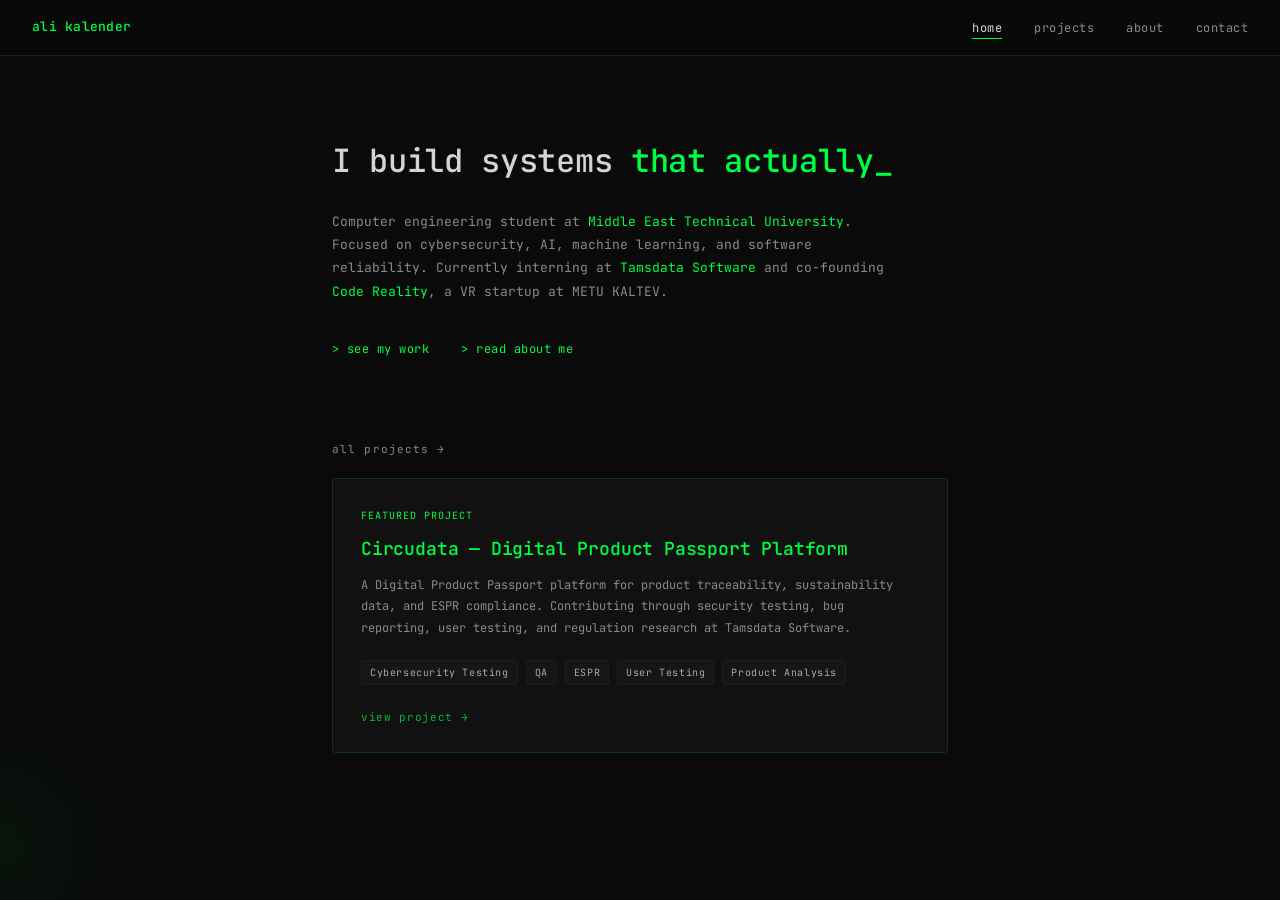
<file: index.html>
<!DOCTYPE html>
<html lang="en">
<head>
  <meta charset="UTF-8" />
  <meta name="viewport" content="width=device-width, initial-scale=1.0" />
  <title>Ali Kalender — Cybersecurity & AI Engineer</title>
  <meta name="description" content="METU computer engineering student focused on cybersecurity, AI, and immersive technologies." />
  <meta property="og:title" content="Ali Kalender — Cybersecurity & AI Engineer" />
  <meta property="og:description" content="METU computer engineering student focused on cybersecurity, AI, and immersive technologies." />
  <link rel="preconnect" href="https://fonts.googleapis.com" />
  <link rel="preconnect" href="https://fonts.gstatic.com" crossorigin />
  <link href="https://fonts.googleapis.com/css2?family=JetBrains+Mono:wght@300;400;500;600&display=swap" rel="stylesheet" />
  <link rel="stylesheet" href="styles.css" />
  <link rel="icon" type="image/png" sizes="512x512" href="favicon.png" />
  <link rel="icon" type="image/x-icon" href="favicon.ico" />
  <link rel="apple-touch-icon" sizes="180x180" href="apple-touch-icon.png" />
</head>
<body>
  <!-- NAV -->
  <nav class="nav" id="main-nav">
    <a href="index.html" class="nav-logo">ali kalender</a>
    <ul class="nav-links">
      <li><a href="index.html" class="nav-link active" id="nav-home">home</a></li>
      <li><a href="projects.html" class="nav-link" id="nav-projects">projects</a></li>
      <li><a href="about.html" class="nav-link" id="nav-about">about</a></li>
      <li><a href="contact.html" class="nav-link" id="nav-contact">contact</a></li>
    </ul>
    <button class="nav-toggle" id="nav-toggle" aria-label="Toggle navigation">
      <span></span><span></span><span></span>
    </button>
  </nav>

  <!-- HERO -->
  <main class="main">
    <section class="hero" id="hero">
      <h1 class="hero-title">
        I build systems<span class="accent typewriter" id="typewriter"></span>
      </h1>
      <p class="hero-sub">
        Computer engineering student at <span class="accent">Middle East Technical University</span>.
        Focused on cybersecurity, AI, machine learning, and software reliability.
        Currently interning at <span class="accent">Tamsdata Software</span> and
        co-founding <span class="accent">Code Reality</span>, a VR startup at METU KALTEV.
      </p>
      <div class="hero-cta">
        <a href="projects.html" class="cta-link" id="cta-work">&gt; see my work</a>
        <a href="about.html" class="cta-link" id="cta-about">&gt; read about me</a>
      </div>
    </section>

    <!-- FEATURED PROJECT -->
    <section class="featured" id="featured-section">
      <h2 class="section-label">all projects →</h2>
      <a href="projects.html" class="project-card featured-card" id="featured-project">
        <div class="card-tag launching">featured project</div>
        <div class="card-name accent">Circudata — Digital Product Passport Platform</div>
        <p class="card-desc">
          A Digital Product Passport platform for product traceability, sustainability
          data, and ESPR compliance. Contributing through security testing, bug reporting,
          user testing, and regulation research at Tamsdata Software.
        </p>
        <div class="card-tags">
          <span class="tag">Cybersecurity Testing</span>
          <span class="tag">QA</span>
          <span class="tag">ESPR</span>
          <span class="tag">User Testing</span>
          <span class="tag">Product Analysis</span>
        </div>
        <span class="card-cta">view project →</span>
      </a>
    </section>
  </main>

  <script src="app.js"></script>
</body>
</html>
</file>
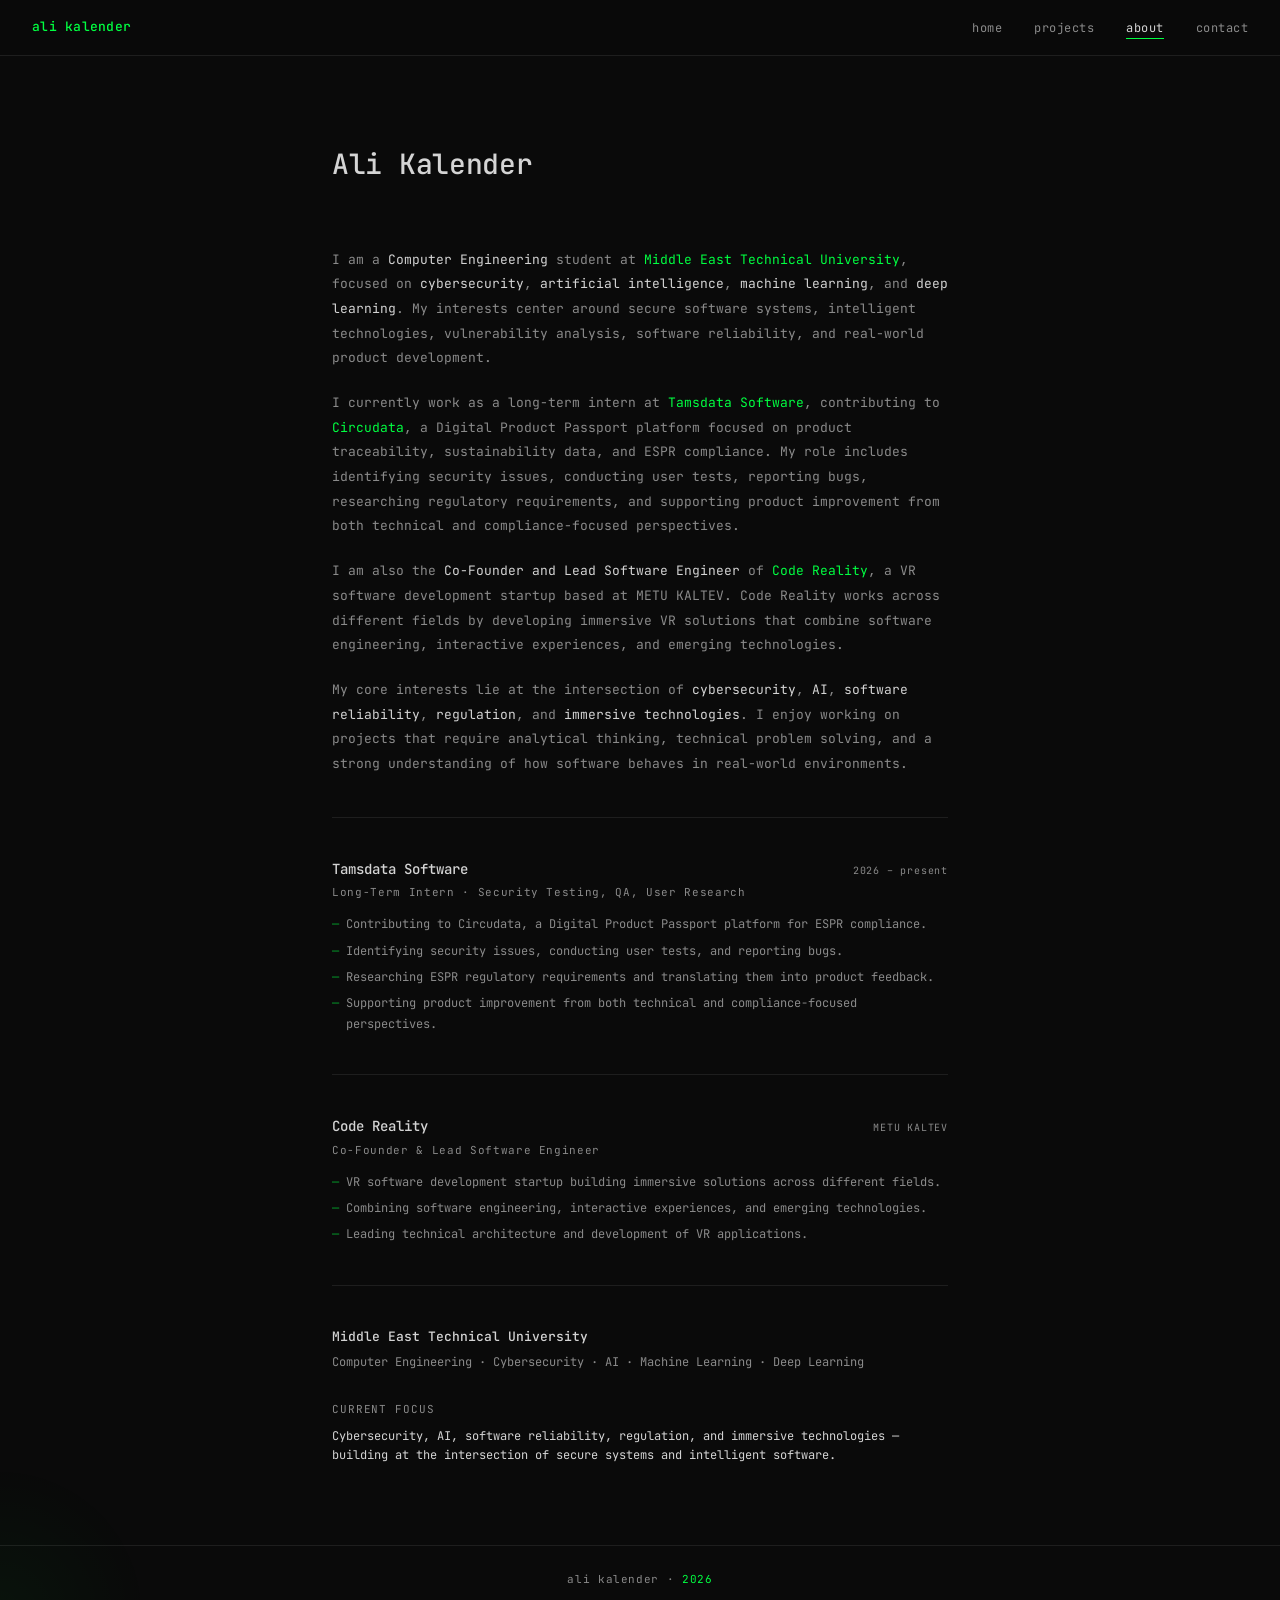
<file: about.html>
<!DOCTYPE html>
<html lang="en">

<head>
  <meta charset="UTF-8" />
  <meta name="viewport" content="width=device-width, initial-scale=1.0" />
  <title>About — Ali Kalender</title>
  <meta name="description"
    content="About Ali Kalender — METU computer engineering student focused on cybersecurity, AI, machine learning, and immersive technologies." />
  <link rel="preconnect" href="https://fonts.googleapis.com" />
  <link rel="preconnect" href="https://fonts.gstatic.com" crossorigin />
  <link href="https://fonts.googleapis.com/css2?family=JetBrains+Mono:wght@300;400;500;600&display=swap"
    rel="stylesheet" />
  <link rel="stylesheet" href="styles.css" />
  <link rel="icon" type="image/png" sizes="512x512" href="favicon.png" />
  <link rel="icon" type="image/x-icon" href="favicon.ico" />
  <link rel="apple-touch-icon" sizes="180x180" href="apple-touch-icon.png" />
</head>

<body>

  <nav class="nav" id="main-nav">
    <a href="index.html" class="nav-logo">ali kalender</a>
    <ul class="nav-links">
      <li><a href="index.html" class="nav-link" id="nav-home">home</a></li>
      <li><a href="projects.html" class="nav-link" id="nav-projects">projects</a></li>
      <li><a href="about.html" class="nav-link" id="nav-about">about</a></li>
      <li><a href="contact.html" class="nav-link" id="nav-contact">contact</a></li>
    </ul>
    <button class="nav-toggle" id="nav-toggle" aria-label="Toggle navigation">
      <span></span><span></span><span></span>
    </button>
  </nav>

  <main class="main">
    <div class="page-header fade-in">
      <h1 class="page-title">Ali Kalender</h1>
    </div>

    <div class="about-body fade-in">
      <p>
        I am a <span class="highlight">Computer Engineering</span> student at
        <span class="accent">Middle East Technical University</span>, focused on
        <span class="highlight">cybersecurity</span>,
        <span class="highlight">artificial intelligence</span>,
        <span class="highlight">machine learning</span>, and
        <span class="highlight">deep learning</span>. My interests center around
        secure software systems, intelligent technologies, vulnerability analysis,
        software reliability, and real-world product development.
      </p>
      <p>
        I currently work as a long-term intern at <span class="accent">Tamsdata Software</span>,
        contributing to <span class="accent">Circudata</span>, a Digital Product Passport
        platform focused on product traceability, sustainability data, and ESPR compliance.
        My role includes identifying security issues, conducting user tests, reporting bugs,
        researching regulatory requirements, and supporting product improvement from both
        technical and compliance-focused perspectives.
      </p>
      <p>
        I am also the <span class="highlight">Co-Founder and Lead Software Engineer</span>
        of <span class="accent">Code Reality</span>, a VR software development startup based
        at METU KALTEV. Code Reality works across different fields by developing immersive VR
        solutions that combine software engineering, interactive experiences, and emerging
        technologies.
      </p>
      <p>
        My core interests lie at the intersection of
        <span class="highlight">cybersecurity</span>,
        <span class="highlight">AI</span>,
        <span class="highlight">software reliability</span>,
        <span class="highlight">regulation</span>, and
        <span class="highlight">immersive technologies</span>. I enjoy working on projects
        that require analytical thinking, technical problem solving, and a strong understanding
        of how software behaves in real-world environments.
      </p>
    </div>

    <div class="divider"></div>

    <!-- Tamsdata Internship -->
    <div class="experience-block fade-in" id="exp-tamsdata">
      <div class="exp-meta">
        <div>
          <div class="exp-company accent">Tamsdata Software</div>
          <div class="exp-role">Long-Term Intern · Security Testing, QA, User Research</div>
        </div>
        <div class="exp-date">2026 – present</div>
      </div>
      <ul class="exp-list">
        <li>Contributing to Circudata, a Digital Product Passport platform for ESPR compliance.</li>
        <li>Identifying security issues, conducting user tests, and reporting bugs.</li>
        <li>Researching ESPR regulatory requirements and translating them into product feedback.</li>
        <li>Supporting product improvement from both technical and compliance-focused perspectives.</li>
      </ul>
    </div>

    <div class="divider"></div>

    <!-- Code Reality -->
    <div class="experience-block fade-in" id="exp-codereality">
      <div class="exp-meta">
        <div>
          <div class="exp-company accent">Code Reality</div>
          <div class="exp-role">Co-Founder & Lead Software Engineer</div>
        </div>
        <div class="exp-date">METU KALTEV</div>
      </div>
      <ul class="exp-list">
        <li>VR software development startup building immersive solutions across different fields.</li>
        <li>Combining software engineering, interactive experiences, and emerging technologies.</li>
        <li>Leading technical architecture and development of VR applications.</li>
      </ul>
    </div>

    <div class="divider"></div>

    <div class="education-item fade-in" id="education">
      <div class="edu-school">Middle East Technical University</div>
      <div class="edu-degree">Computer Engineering · Cybersecurity · AI · Machine Learning · Deep Learning</div>
    </div>

    <div class="thesis-label">Current focus</div>
    <div class="thesis-title fade-in">
      Cybersecurity, AI, software reliability, regulation, and immersive technologies —
      building at the intersection of secure systems and intelligent software.
    </div>
  </main>

  <footer class="footer">
    <span>ali kalender · <span class="accent">2026</span></span>
  </footer>

  <script src="app.js"></script>
</body>

</html>
</file>
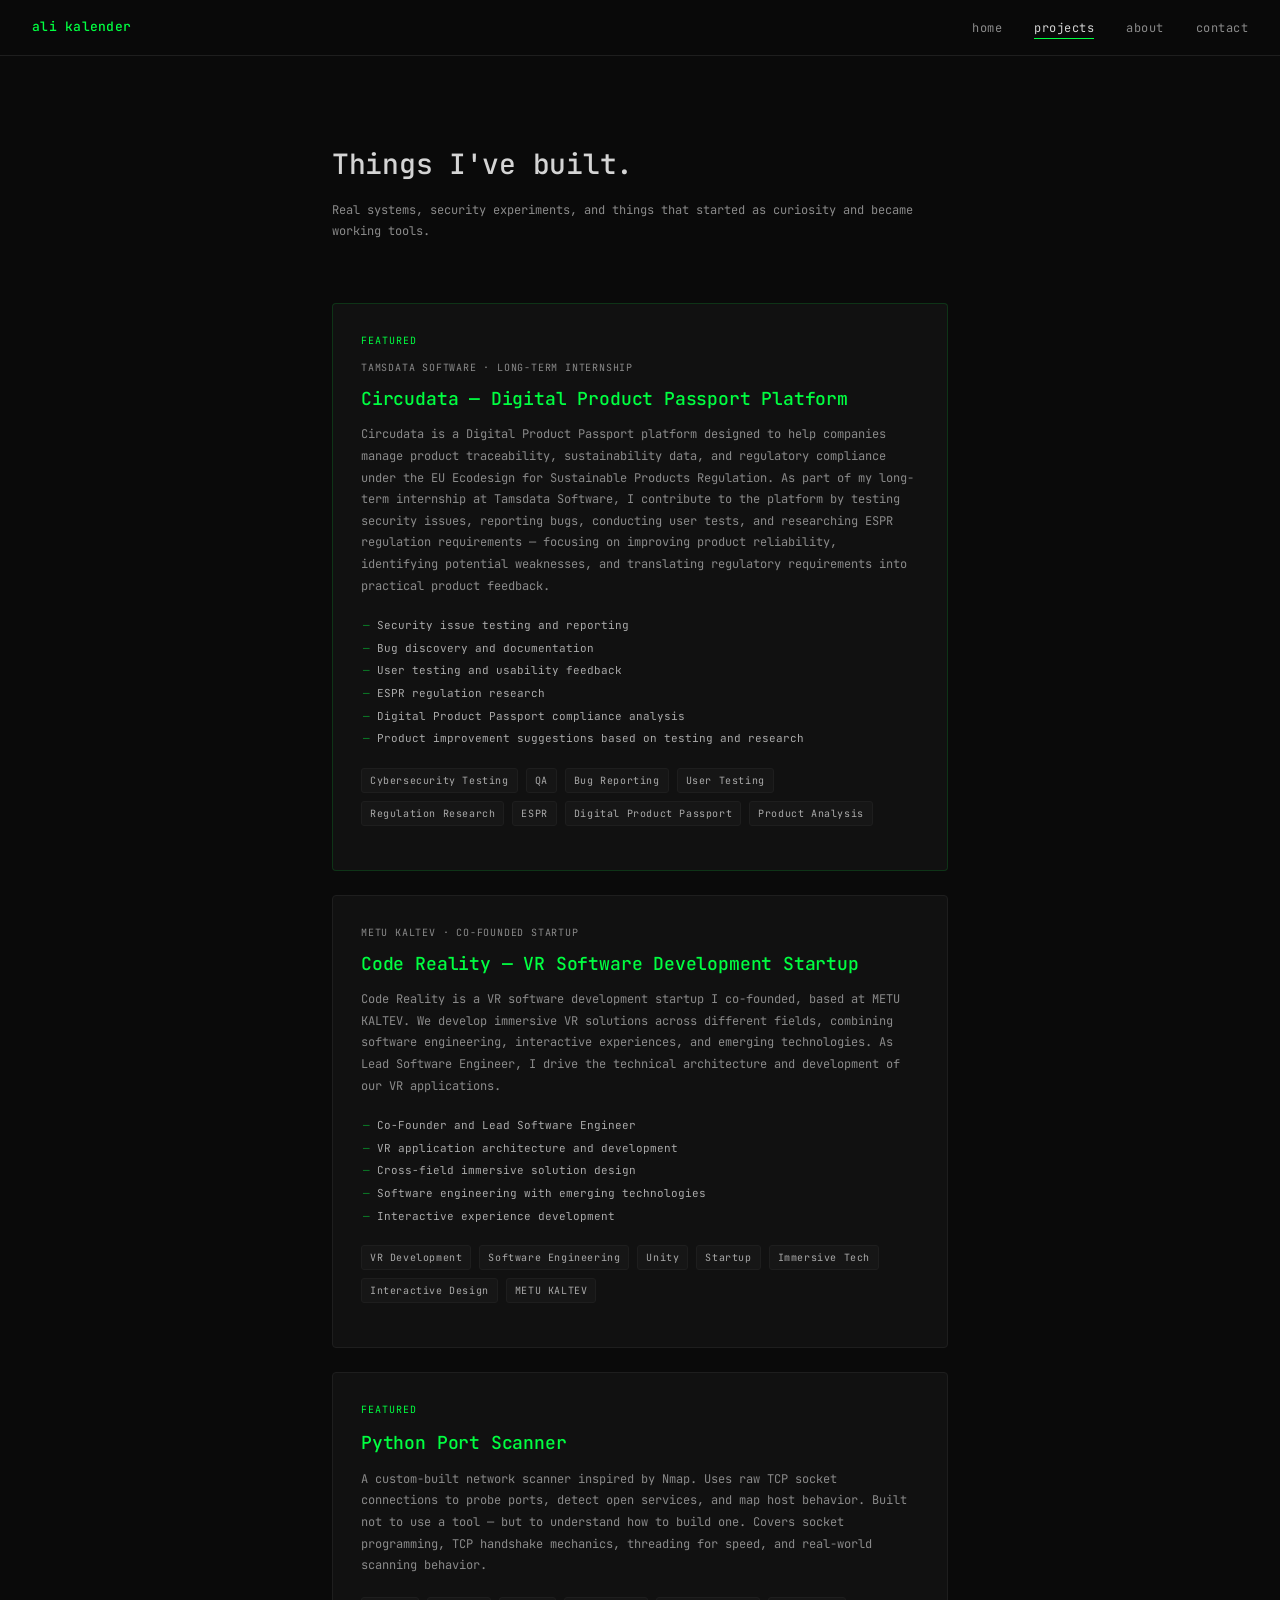
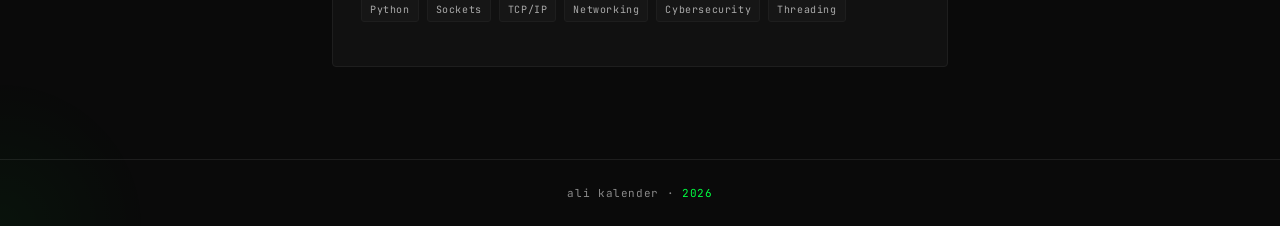
<file: projects.html>
<!DOCTYPE html>
<html lang="en">
<head>
  <meta charset="UTF-8" />
  <meta name="viewport" content="width=device-width, initial-scale=1.0" />
  <title>Projects — Ali Kalender</title>
  <meta name="description" content="Projects by Ali Kalender — systems, cybersecurity, networking, and low-level programming." />
  <link rel="preconnect" href="https://fonts.googleapis.com" />
  <link rel="preconnect" href="https://fonts.gstatic.com" crossorigin />
  <link href="https://fonts.googleapis.com/css2?family=JetBrains+Mono:wght@300;400;500;600&display=swap" rel="stylesheet" />
  <link rel="stylesheet" href="styles.css" />
  <link rel="icon" type="image/png" sizes="512x512" href="favicon.png" />
  <link rel="icon" type="image/x-icon" href="favicon.ico" />
  <link rel="apple-touch-icon" sizes="180x180" href="apple-touch-icon.png" />
</head>
<body>

  <nav class="nav" id="main-nav">
    <a href="index.html" class="nav-logo">ali kalender</a>
    <ul class="nav-links">
      <li><a href="index.html"    class="nav-link" id="nav-home">home</a></li>
      <li><a href="projects.html" class="nav-link" id="nav-projects">projects</a></li>
      <li><a href="about.html"    class="nav-link" id="nav-about">about</a></li>
      <li><a href="contact.html"  class="nav-link" id="nav-contact">contact</a></li>
    </ul>
    <button class="nav-toggle" id="nav-toggle" aria-label="Toggle navigation">
      <span></span><span></span><span></span>
    </button>
  </nav>

  <main class="main">
    <div class="page-header fade-in">
      <h1 class="page-title">Things I've built.</h1>
      <p class="page-sub">
        Real systems, security experiments, and things that started as curiosity
        and became working tools.
      </p>
    </div>

    <div class="projects-grid">

      <!-- Circudata — Digital Product Passport Platform -->
      <div class="project-card featured-card fade-in" id="project-circudata">
        <div class="card-tag launching">featured</div>
        <div class="project-meta">Tamsdata Software · Long-Term Internship</div>
        <div class="card-name accent">Circudata — Digital Product Passport Platform</div>
        <p class="card-desc">
          Circudata is a Digital Product Passport platform designed to help companies
          manage product traceability, sustainability data, and regulatory compliance
          under the EU Ecodesign for Sustainable Products Regulation. As part of my
          long-term internship at Tamsdata Software, I contribute to the platform by
          testing security issues, reporting bugs, conducting user tests, and researching
          ESPR regulation requirements — focusing on improving product reliability,
          identifying potential weaknesses, and translating regulatory requirements
          into practical product feedback.
        </p>
        <ul class="card-contributions">
          <li>Security issue testing and reporting</li>
          <li>Bug discovery and documentation</li>
          <li>User testing and usability feedback</li>
          <li>ESPR regulation research</li>
          <li>Digital Product Passport compliance analysis</li>
          <li>Product improvement suggestions based on testing and research</li>
        </ul>
        <div class="card-tags">
          <span class="tag">Cybersecurity Testing</span>
          <span class="tag">QA</span>
          <span class="tag">Bug Reporting</span>
          <span class="tag">User Testing</span>
          <span class="tag">Regulation Research</span>
          <span class="tag">ESPR</span>
          <span class="tag">Digital Product Passport</span>
          <span class="tag">Product Analysis</span>
        </div>
      </div>

      <!-- Code Reality — VR Software Development Startup -->
      <div class="project-card fade-in" id="project-codereality">
        <div class="project-meta">METU KALTEV · Co-Founded Startup</div>
        <div class="card-name accent">Code Reality — VR Software Development Startup</div>
        <p class="card-desc">
          Code Reality is a VR software development startup I co-founded, based at
          METU KALTEV. We develop immersive VR solutions across different fields,
          combining software engineering, interactive experiences, and emerging
          technologies. As Lead Software Engineer, I drive the technical architecture
          and development of our VR applications.
        </p>
        <ul class="card-contributions">
          <li>Co-Founder and Lead Software Engineer</li>
          <li>VR application architecture and development</li>
          <li>Cross-field immersive solution design</li>
          <li>Software engineering with emerging technologies</li>
          <li>Interactive experience development</li>
        </ul>
        <div class="card-tags">
          <span class="tag">VR Development</span>
          <span class="tag">Software Engineering</span>
          <span class="tag">Unity</span>
          <span class="tag">Startup</span>
          <span class="tag">Immersive Tech</span>
          <span class="tag">Interactive Design</span>
          <span class="tag">METU KALTEV</span>
        </div>
      </div>

      <!-- Port Scanner -->
      <div class="project-card fade-in" id="project-portscanner">
        <div class="card-tag launching">featured</div>
        <div class="card-name accent">Python Port Scanner</div>
        <p class="card-desc">
          A custom-built network scanner inspired by Nmap. Uses raw TCP socket connections
          to probe ports, detect open services, and map host behavior. Built not to use
          a tool — but to understand how to build one. Covers socket programming,
          TCP handshake mechanics, threading for speed, and real-world scanning behavior.
        </p>
        <div class="card-tags">
          <span class="tag">Python</span>
          <span class="tag">Sockets</span>
          <span class="tag">TCP/IP</span>
          <span class="tag">Networking</span>
          <span class="tag">Cybersecurity</span>
          <span class="tag">Threading</span>
        </div>
      </div>


    </div>
  </main>

  <footer class="footer">
    <span>ali kalender · <span class="accent">2026</span></span>
  </footer>

  <script src="app.js"></script>
</body>
</html>
</file>
<file: styles.css>
/* ============================================================
   RESET & BASE
   ============================================================ */
*, *::before, *::after {
  box-sizing: border-box;
  margin: 0;
  padding: 0;
}

:root {
  --bg:           #0a0a0a;
  --bg-card:      #111111;
  --bg-card-hover:#141414;
  --border:       #1e1e1e;
  --border-hover: #2a2a2a;
  --text:         #d4d4d4;
  --text-muted:   #8a8a8a;
  --text-dim:     #aaaaaa;
  --accent:       #00FF41;       /* matrix green — was purple */
  --accent-dim:   rgba(0,255,65,.12);
  --accent-glow:  rgba(0,255,65,.25);
  --font:         'JetBrains Mono', 'Courier New', monospace;
}

html {
  scroll-behavior: smooth;
}

body {
  background: var(--bg);
  color: var(--text);
  font-family: var(--font);
  font-size: 14px;
  line-height: 1.7;
  min-height: 100vh;
  -webkit-font-smoothing: antialiased;
}

a {
  color: inherit;
  text-decoration: none;
}

ul { list-style: none; }

/* ============================================================
   SCROLLBAR
   ============================================================ */
::-webkit-scrollbar { width: 6px; }
::-webkit-scrollbar-track { background: var(--bg); }
::-webkit-scrollbar-thumb { background: #222; border-radius: 3px; }
::-webkit-scrollbar-thumb:hover { background: #333; }

/* ============================================================
   SELECTION
   ============================================================ */
::selection {
  background: var(--accent-dim);
  color: var(--accent);
}

/* ============================================================
   NAVIGATION
   ============================================================ */
.nav {
  position: fixed;
  top: 0;
  left: 0;
  right: 0;
  z-index: 100;
  display: flex;
  align-items: center;
  justify-content: space-between;
  padding: 0 2rem;
  height: 56px;
  background: rgba(10,10,10,0.92);
  border-bottom: 1px solid var(--border);
  backdrop-filter: blur(12px);
  -webkit-backdrop-filter: blur(12px);
}

.nav-logo {
  font-size: 13px;
  font-weight: 500;
  color: var(--accent);
  letter-spacing: 0.02em;
  transition: opacity .2s;
}
.nav-logo:hover { opacity: .7; }

.nav-links {
  display: flex;
  gap: 2rem;
}

.nav-link {
  font-size: 12px;
  color: var(--text-muted);
  letter-spacing: 0.04em;
  transition: color .2s;
  position: relative;
}
.nav-link::after {
  content: '';
  position: absolute;
  left: 0; bottom: -3px;
  width: 0; height: 1px;
  background: var(--accent);
  transition: width .25s ease;
}
.nav-link:hover, .nav-link.active {
  color: var(--text);
}
.nav-link.active::after,
.nav-link:hover::after {
  width: 100%;
}

.nav-toggle {
  display: none;
  flex-direction: column;
  gap: 5px;
  background: none;
  border: none;
  cursor: pointer;
  padding: 4px;
}
.nav-toggle span {
  display: block;
  width: 20px;
  height: 1px;
  background: var(--text-muted);
  transition: all .25s;
}

@media (max-width: 640px) {
  .nav-toggle { display: flex; }
  .nav-links {
    display: none;
    position: absolute;
    top: 56px; left: 0; right: 0;
    flex-direction: column;
    gap: 0;
    background: rgba(10,10,10,.97);
    border-bottom: 1px solid var(--border);
    padding: 1rem 2rem;
  }
  .nav-links.open { display: flex; }
  .nav-link { font-size: 13px; padding: .6rem 0; }
}

/* ============================================================
   MAIN LAYOUT
   ============================================================ */
.main {
  max-width: 680px;
  margin: 0 auto;
  padding: 140px 2rem 80px;
}

/* ============================================================
   HERO
   ============================================================ */
.hero {
  margin-bottom: 80px;
}

.hero-title {
  font-size: clamp(22px, 4vw, 32px);
  font-weight: 500;
  color: var(--text);
  line-height: 1.3;
  margin-bottom: 28px;
  letter-spacing: -0.01em;
}

.accent {
  color: var(--accent);
}

/* typewriter cursor */
.typewriter::after {
  content: '_';
  animation: blink .9s step-end infinite;
  color: var(--accent);
}

@keyframes blink {
  0%, 100% { opacity: 1; }
  50%       { opacity: 0; }
}

.hero-sub {
  font-size: 13px;
  color: var(--text-muted);
  line-height: 1.8;
  margin-bottom: 36px;
  max-width: 560px;
}

.hero-cta {
  display: flex;
  gap: 2rem;
  flex-wrap: wrap;
}

.cta-link {
  font-size: 12px;
  color: var(--accent);
  letter-spacing: 0.04em;
  transition: opacity .2s, letter-spacing .2s;
}
.cta-link:hover {
  opacity: .7;
  letter-spacing: 0.08em;
}

/* ============================================================
   SECTION LABEL
   ============================================================ */
.section-label {
  font-size: 11px;
  color: var(--text-muted);
  letter-spacing: 0.1em;
  margin-bottom: 20px;
  font-weight: 400;
}

/* ============================================================
   PROJECT CARDS
   ============================================================ */
.project-card {
  display: block;
  background: var(--bg-card);
  border: 1px solid var(--border);
  border-radius: 4px;
  padding: 28px 28px 24px;
  margin-bottom: 12px;
  transition: border-color .25s, background .25s, transform .2s;
  cursor: pointer;
  position: relative;
  overflow: hidden;
}
.project-card::before {
  content: '';
  position: absolute;
  inset: 0;
  background: linear-gradient(135deg, var(--accent-dim) 0%, transparent 60%);
  opacity: 0;
  transition: opacity .3s;
}
.project-card:hover {
  border-color: var(--border-hover);
  background: var(--bg-card-hover);
  transform: translateY(-2px);
}
.project-card:hover::before {
  opacity: 1;
}

.featured-card {
  border-color: rgba(0,255,65,.15);
}
.featured-card:hover {
  border-color: rgba(0,255,65,.35);
  box-shadow: 0 0 40px rgba(0,255,65,.06);
}

.card-tag {
  font-size: 10px;
  letter-spacing: 0.1em;
  text-transform: uppercase;
  margin-bottom: 10px;
}
.card-tag.launching { color: var(--accent); }

.card-name {
  font-size: 18px;
  font-weight: 500;
  margin-bottom: 10px;
  letter-spacing: -0.01em;
}

.card-desc {
  font-size: 12px;
  color: var(--text-muted);
  line-height: 1.8;
  margin-bottom: 20px;
}

.card-contributions {
  list-style: none;
  display: flex;
  flex-direction: column;
  gap: 5px;
  margin-bottom: 20px;
  padding-left: 2px;
}

.card-contributions li {
  font-size: 11px;
  color: var(--text-dim);
  line-height: 1.6;
  padding-left: 14px;
  position: relative;
  transition: color .2s;
}
.card-contributions li::before {
  content: '—';
  position: absolute;
  left: 0;
  color: var(--accent);
  opacity: .5;
}
.project-card:hover .card-contributions li {
  color: var(--text-muted);
}

.card-tags {
  display: flex;
  flex-wrap: wrap;
  gap: 8px;
  margin-bottom: 20px;
}

.tag {
  font-size: 10px;
  letter-spacing: 0.06em;
  color: var(--text-dim);
  border: 1px solid var(--border);
  border-radius: 3px;
  padding: 3px 8px;
  background: rgba(255,255,255,.02);
  transition: border-color .2s, color .2s;
}
.project-card:hover .tag {
  border-color: rgba(0,255,65,.2);
  color: var(--text);
}

.card-cta {
  font-size: 11px;
  color: var(--accent);
  letter-spacing: 0.06em;
  opacity: .7;
  transition: opacity .2s;
}
.project-card:hover .card-cta { opacity: 1; }

/* ============================================================
   PAGE HEADER (used on sub-pages)
   ============================================================ */
.page-header {
  margin-bottom: 60px;
}
.page-title {
  font-size: clamp(20px, 3.5vw, 28px);
  font-weight: 500;
  color: var(--text);
  margin-bottom: 12px;
  letter-spacing: -0.01em;
}
.page-sub {
  font-size: 12px;
  color: var(--text-muted);
  line-height: 1.8;
}

/* ============================================================
   PROJECTS PAGE
   ============================================================ */
.projects-grid {
  display: flex;
  flex-direction: column;
  gap: 12px;
}

.project-meta {
  font-size: 10px;
  letter-spacing: 0.08em;
  color: var(--text-muted);
  text-transform: uppercase;
  margin-bottom: 8px;
}

/* ============================================================
   ABOUT PAGE
   ============================================================ */
.about-body {
  font-size: 13px;
  color: var(--text-muted);
  line-height: 1.9;
}

.about-body p {
  margin-bottom: 20px;
}

.about-body .highlight {
  color: var(--text);
}

.experience-block {
  margin-bottom: 36px;
}

.exp-header {
  margin-bottom: 16px;
}

.exp-company {
  font-size: 14px;
  font-weight: 500;
  color: var(--text);
  margin-bottom: 2px;
}

.exp-role {
  font-size: 11px;
  color: var(--text-muted);
  letter-spacing: 0.06em;
}

.exp-date {
  font-size: 10px;
  color: var(--text-muted);
  letter-spacing: 0.08em;
  margin-left: auto;
}

.exp-meta {
  display: flex;
  align-items: baseline;
  gap: 1rem;
  margin-bottom: 12px;
}

.exp-list {
  list-style: none;
  display: flex;
  flex-direction: column;
  gap: 6px;
}

.exp-list li {
  font-size: 12px;
  color: var(--text-muted);
  line-height: 1.7;
  padding-left: 14px;
  position: relative;
}
.exp-list li::before {
  content: '—';
  position: absolute;
  left: 0;
  color: var(--accent);
  opacity: .6;
}

.divider {
  height: 1px;
  background: var(--border);
  margin: 40px 0;
}

.education-item {
  margin-bottom: 24px;
}

.edu-school {
  font-size: 13px;
  font-weight: 500;
  color: var(--text);
  margin-bottom: 4px;
}

.edu-degree {
  font-size: 12px;
  color: var(--text-muted);
}

.thesis-label {
  font-size: 11px;
  letter-spacing: 0.08em;
  color: var(--text-muted);
  text-transform: uppercase;
  margin-bottom: 8px;
  margin-top: 28px;
}

.thesis-title {
  font-size: 12px;
  color: var(--text);
  line-height: 1.6;
}

/* ============================================================
   CONTACT PAGE
   ============================================================ */
.contact-list {
  display: flex;
  flex-direction: column;
  gap: 4px;
}

.contact-item {
  display: flex;
  align-items: center;
  justify-content: space-between;
  padding: 16px 20px;
  border: 1px solid var(--border);
  border-radius: 4px;
  background: var(--bg-card);
  transition: border-color .25s, background .25s, transform .15s;
  cursor: pointer;
}
.contact-item:hover {
  border-color: rgba(0,255,65,.25);
  background: var(--bg-card-hover);
  transform: translateX(4px);
}

.contact-platform {
  font-size: 11px;
  letter-spacing: 0.08em;
  color: var(--text-muted);
  text-transform: uppercase;
  min-width: 90px;
}

.contact-handle {
  font-size: 12px;
  color: var(--text);
  flex: 1;
  padding: 0 1rem;
}

.contact-arrow {
  font-size: 12px;
  color: var(--accent);
  opacity: .6;
  transition: opacity .2s, transform .2s;
}
.contact-item:hover .contact-arrow {
  opacity: 1;
  transform: translateX(4px);
}

/* ============================================================
   FADE IN ANIMATION
   ============================================================ */
.fade-in {
  opacity: 0;
  transform: translateY(16px);
  transition: opacity .5s ease, transform .5s ease;
}
.fade-in.visible {
  opacity: 1;
  transform: translateY(0);
}

/* ============================================================
   CURSOR GLOW (subtle)
   ============================================================ */
.cursor-glow {
  position: fixed;
  width: 300px;
  height: 300px;
  border-radius: 50%;
  pointer-events: none;
  background: radial-gradient(circle, rgba(0,255,65,.04) 0%, transparent 70%);
  transform: translate(-50%, -50%);
  transition: left .12s ease, top .12s ease;
  z-index: 0;
}

/* ============================================================
   FOOTER
   ============================================================ */
.footer {
  border-top: 1px solid var(--border);
  padding: 24px 2rem;
  text-align: center;
  font-size: 11px;
  color: var(--text-muted);
  letter-spacing: 0.06em;
}

/* ============================================================
   RESPONSIVE
   ============================================================ */
@media (max-width: 640px) {
  .main { padding: 100px 1.25rem 60px; }
  .project-card { padding: 22px 20px 18px; }
  .contact-item { padding: 14px 16px; }
}
</file>
